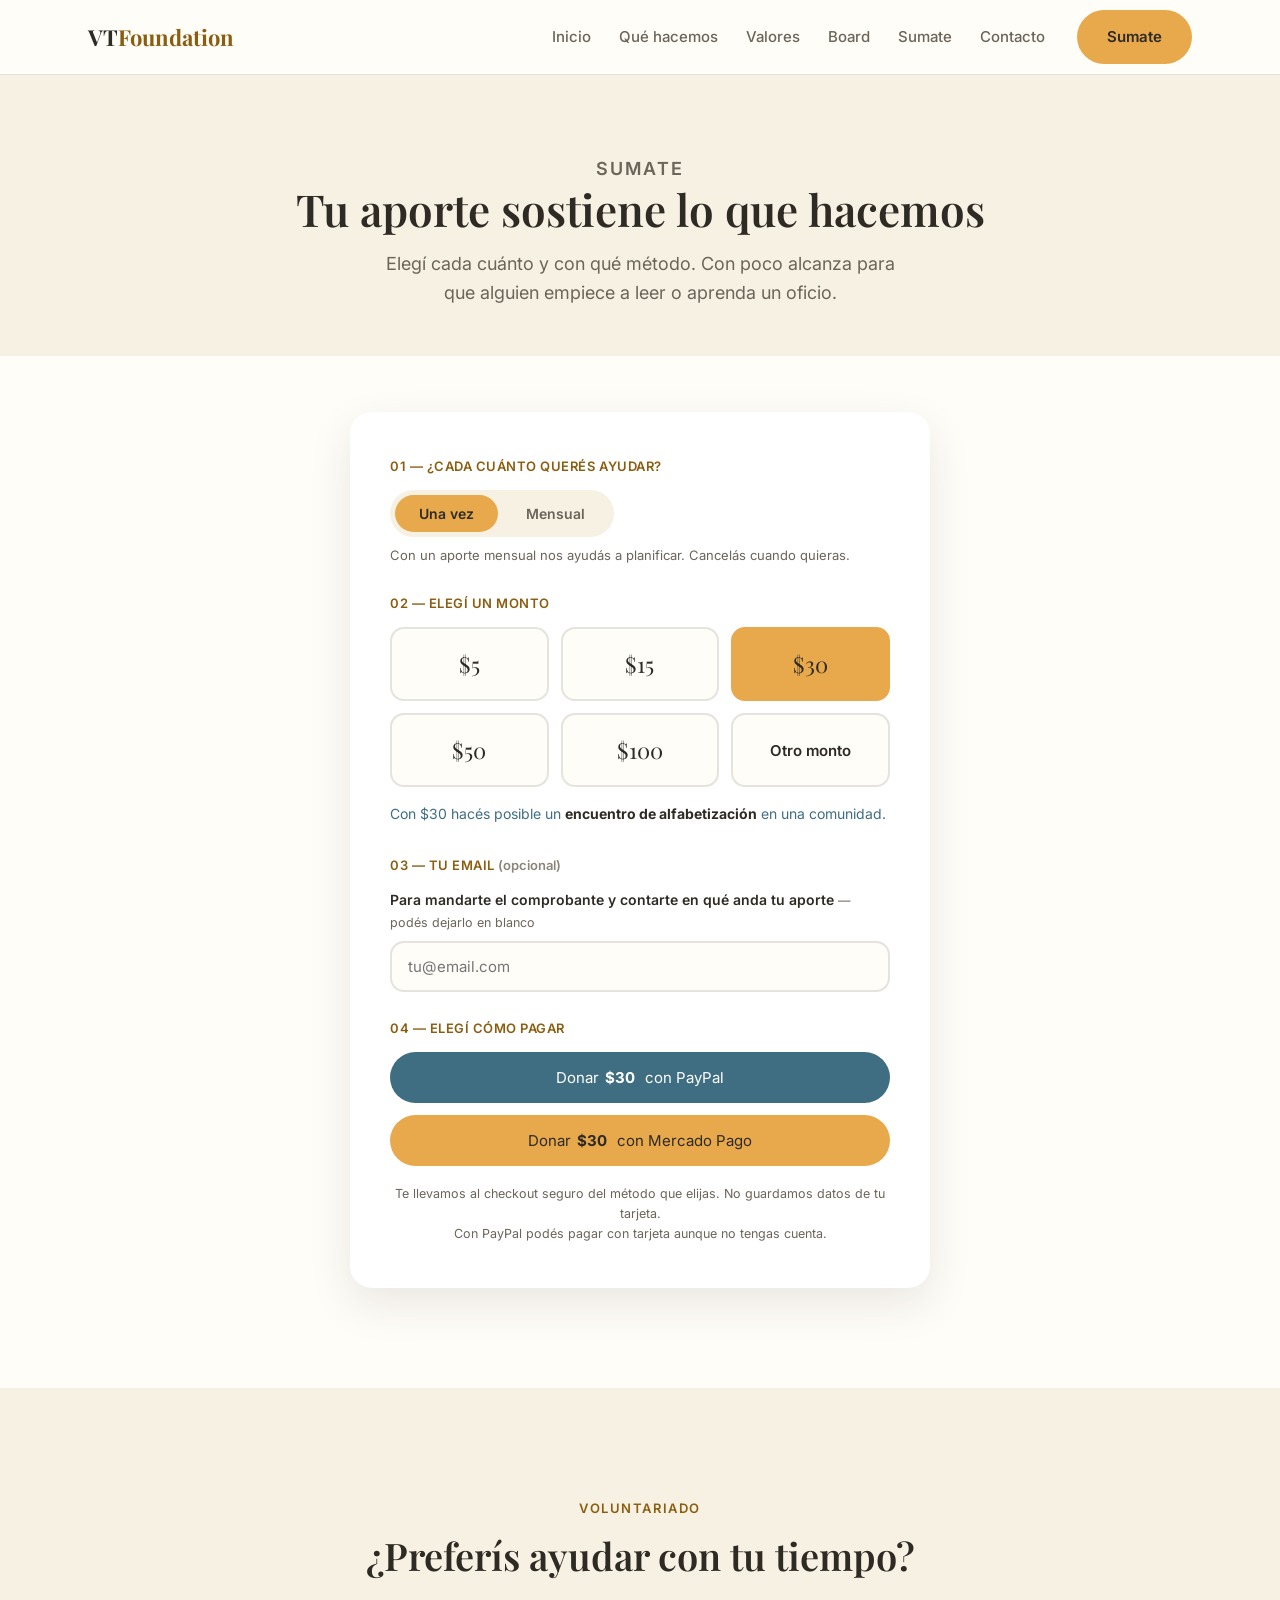
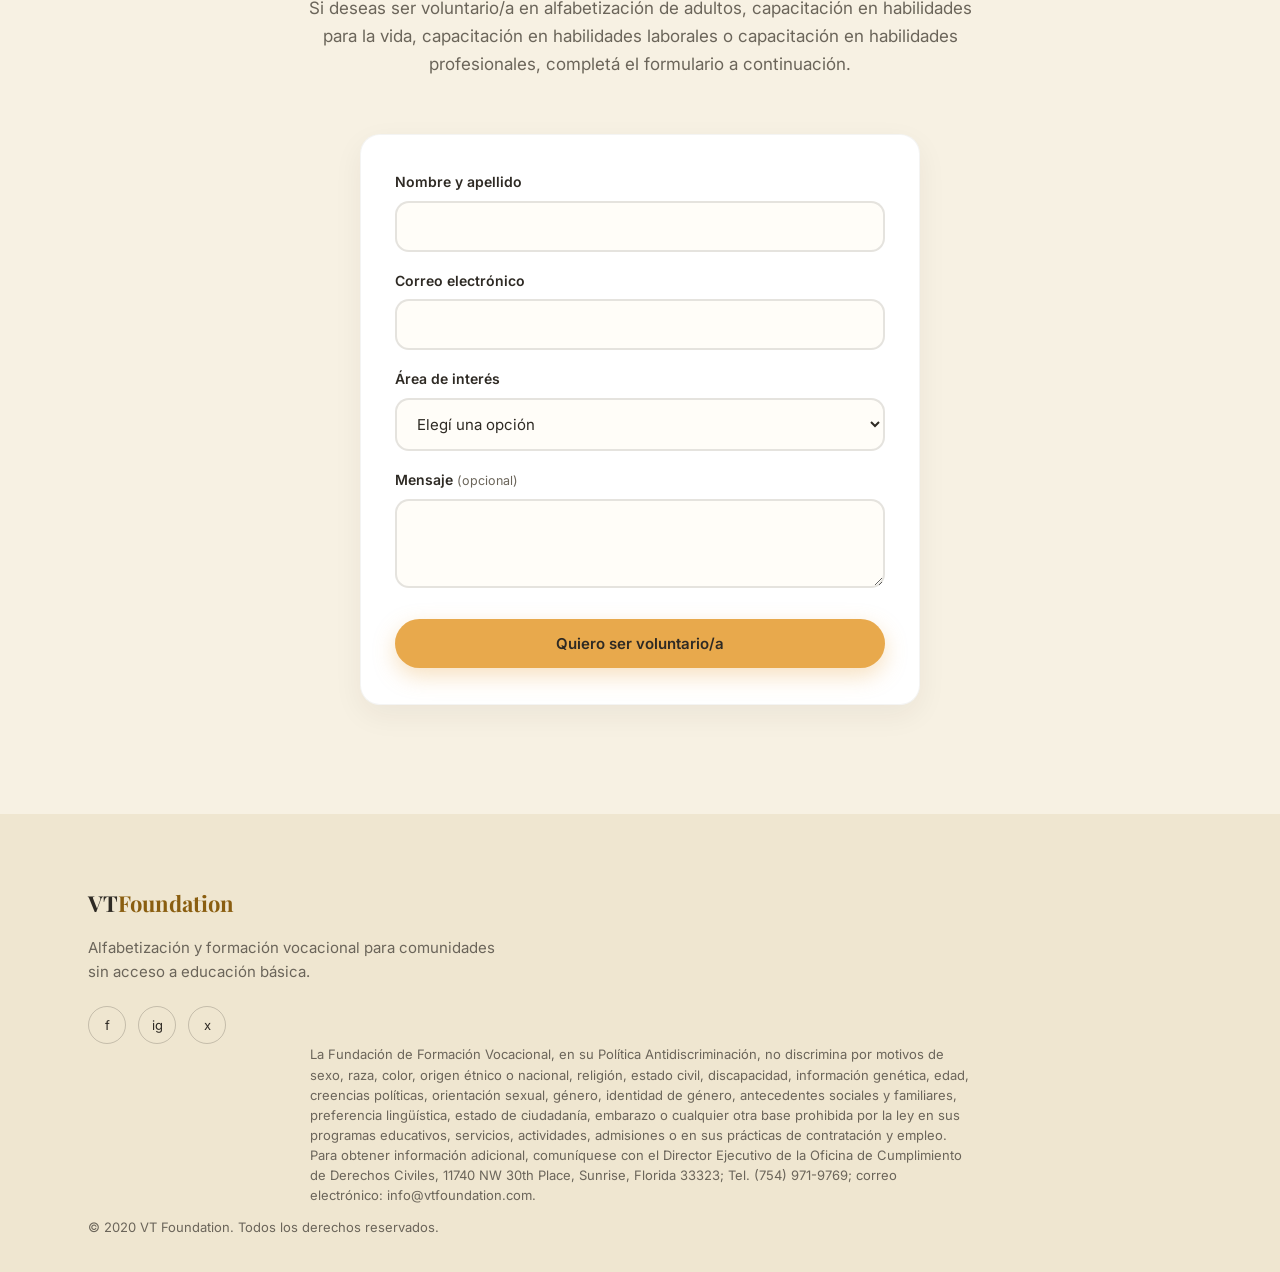
<file: donar.html>
<!DOCTYPE html>
<html lang="es">
<head>
<meta charset="UTF-8">
<meta name="viewport" content="width=device-width, initial-scale=1.0">
<title>Donar — VT Foundation</title>
<link rel="preconnect" href="https://fonts.googleapis.com">
<link rel="preconnect" href="https://fonts.gstatic.com" crossorigin>
<link href="https://fonts.googleapis.com/css2?family=Playfair+Display:ital,wght@0,500;0,600;0,700;1,500;1,600&family=Inter:wght@400;500;600;700&display=swap" rel="stylesheet">
<link rel="stylesheet" href="style.css">
</head>
<body>

<header class="site-header">
  <div class="wrap header-inner">
    <a href="index.html" class="logo">VT<span>Foundation</span></a>
    <nav class="main-nav">
      <a href="index.html#inicio">Inicio</a>
      <a href="index.html#que-hacemos">Qué hacemos</a>
      <a href="index.html#valores">Valores</a>
      <a href="index.html#board">Board</a>
      <a href="index.html#sumate">Sumate</a>
      <a href="index.html#contacto">Contacto</a>
    </nav>
    <a href="donar.html" class="btn btn-donate">Sumate</a>
    <button class="nav-toggle" aria-label="Abrir menú">☰</button>
  </div>
</header>

<main>

  <section class="donate-hero">
    <div class="wrap">
      <p class="eyebrow">sumate</p>
      <h1>Tu aporte sostiene lo que hacemos</h1>
      <p>Elegí cada cuánto y con qué método. Con poco alcanza para que alguien empiece a leer o aprenda un oficio.</p>
    </div>
  </section>

  <section class="donate-section">
    <div class="wrap">
      <form class="donate-card" id="donate-form" data-reveal novalidate>

        <span class="donate-step">01 — ¿cada cuánto querés ayudar?</span>
        <div class="freq-toggle" role="group" aria-label="Frecuencia de la donación">
          <button type="button" class="freq-btn" data-freq="once" aria-pressed="true">Una vez</button>
          <button type="button" class="freq-btn" data-freq="monthly" aria-pressed="false">Mensual</button>
        </div>
        <p class="freq-hint">Con un aporte mensual nos ayudás a planificar. Cancelás cuando quieras.</p>

        <span class="donate-step">02 — elegí un monto</span>
        <div class="amount-grid" id="amount-grid">
          <button type="button" class="amount-btn" data-amount="5">$5</button>
          <button type="button" class="amount-btn" data-amount="15">$15</button>
          <button type="button" class="amount-btn selected" data-amount="30">$30</button>
          <button type="button" class="amount-btn" data-amount="50">$50</button>
          <button type="button" class="amount-btn" data-amount="100">$100</button>
          <button type="button" class="amount-btn other" data-amount="other">Otro monto</button>
        </div>

        <div id="custom-amount-wrap">
          <input type="number" id="custom-amount" min="1" step="1" inputmode="decimal" placeholder="Escribí el monto" aria-label="Otro monto en dólares">
        </div>

        <p class="impact-line" id="impact-line"></p>

        <span class="donate-step">03 — tu email <span style="text-transform:none;letter-spacing:0;color:#8a8578;">(opcional)</span></span>
        <div class="field">
          <label for="donor-email">Para mandarte el comprobante y contarte en qué anda tu aporte <span class="optional">— podés dejarlo en blanco</span></label>
          <input type="email" id="donor-email" name="email" placeholder="tu@email.com" autocomplete="email">
        </div>

        <span class="donate-step">04 — elegí cómo pagar</span>
        <div class="pay-methods">
          <button type="button" class="pay-btn pay-paypal" data-method="paypal">
            Donar <span class="pay-amt">$30</span>&nbsp;con PayPal
          </button>
          <button type="button" class="pay-btn pay-mp" data-method="mercadopago">
            Donar <span class="pay-amt">$30</span>&nbsp;con Mercado Pago
          </button>
        </div>

        <p class="donate-note">
          Te llevamos al checkout seguro del método que elijas. No guardamos datos de tu tarjeta.<br>
          Con PayPal podés pagar con tarjeta aunque no tengas cuenta.
        </p>

      </form>
    </div>
  </section>

  <!-- VOLUNTARIADO -->
  <section class="section involve alt" id="voluntariado">
    <div class="wrap">
      <div class="section-head center" data-reveal>
        <p class="eyebrow">voluntariado</p>
        <h2>¿Preferís ayudar con tu tiempo?</h2>
        <p class="section-lead">Si deseas ser voluntario/a en alfabetización de adultos, capacitación en habilidades para la vida, capacitación en habilidades laborales o capacitación en habilidades profesionales, completá el formulario a continuación.</p>
      </div>

      <div class="involve-card volunteer-single" data-reveal>
        <form class="volunteer-form" id="volunteer-form" action="https://formspree.io/f/xpqvqelp" method="POST" novalidate>
          <input type="hidden" name="_subject" value="Nuevo/a voluntario/a — VT Foundation">
          <div class="field">
            <label for="vol-name">Nombre y apellido</label>
            <input type="text" id="vol-name" name="name" autocomplete="name" required>
          </div>
          <div class="field">
            <label for="vol-email">Correo electrónico</label>
            <input type="email" id="vol-email" name="email" autocomplete="email" required>
          </div>
          <div class="field">
            <label for="vol-area">Área de interés</label>
            <select id="vol-area" name="area" required>
              <option value="" disabled selected>Elegí una opción</option>
              <option>Alfabetización de adultos</option>
              <option>Capacitación en habilidades para la vida</option>
              <option>Capacitación en habilidades laborales</option>
              <option>Capacitación en habilidades profesionales</option>
            </select>
          </div>
          <div class="field">
            <label for="vol-msg">Mensaje <span class="optional">(opcional)</span></label>
            <textarea id="vol-msg" name="message" rows="3"></textarea>
          </div>
          <button type="submit" class="btn btn-primary">Quiero ser voluntario/a</button>
        </form>
      </div>
    </div>
  </section>

</main>

<footer class="site-footer">
  <div class="wrap footer-inner">
    <div class="footer-brand">
      <span class="logo">VT<span>Foundation</span></span>
      <p>Alfabetización y formación vocacional para comunidades sin acceso a educación básica.</p>
      <div class="social-row">
        <a href="#" aria-label="Facebook">f</a>
        <a href="#" aria-label="Instagram">ig</a>
        <a href="#" aria-label="X">x</a>
      </div>
    </div>
    <p class="legal">La Fundación de Formación Vocacional, en su Política Antidiscriminación, no discrimina por motivos de sexo, raza, color, origen étnico o nacional, religión, estado civil, discapacidad, información genética, edad, creencias políticas, orientación sexual, género, identidad de género, antecedentes sociales y familiares, preferencia lingüística, estado de ciudadanía, embarazo o cualquier otra base prohibida por la ley en sus programas educativos, servicios, actividades, admisiones o en sus prácticas de contratación y empleo. Para obtener información adicional, comuníquese con el Director Ejecutivo de la Oficina de Cumplimiento de Derechos Civiles, 11740 NW 30th Place, Sunrise, Florida 33323; Tel. (754) 971-9769; correo electrónico: info@vtfoundation.com.</p>
    <p class="copyright">© 2020 VT Foundation. Todos los derechos reservados.</p>
  </div>
</footer>

<script src="script.js"></script>
<script src="reveal.js"></script>
<script src="impact.js"></script>
<script src="donate.js"></script>
<script src="newsletter.js"></script>
</body>
</html>
</file>
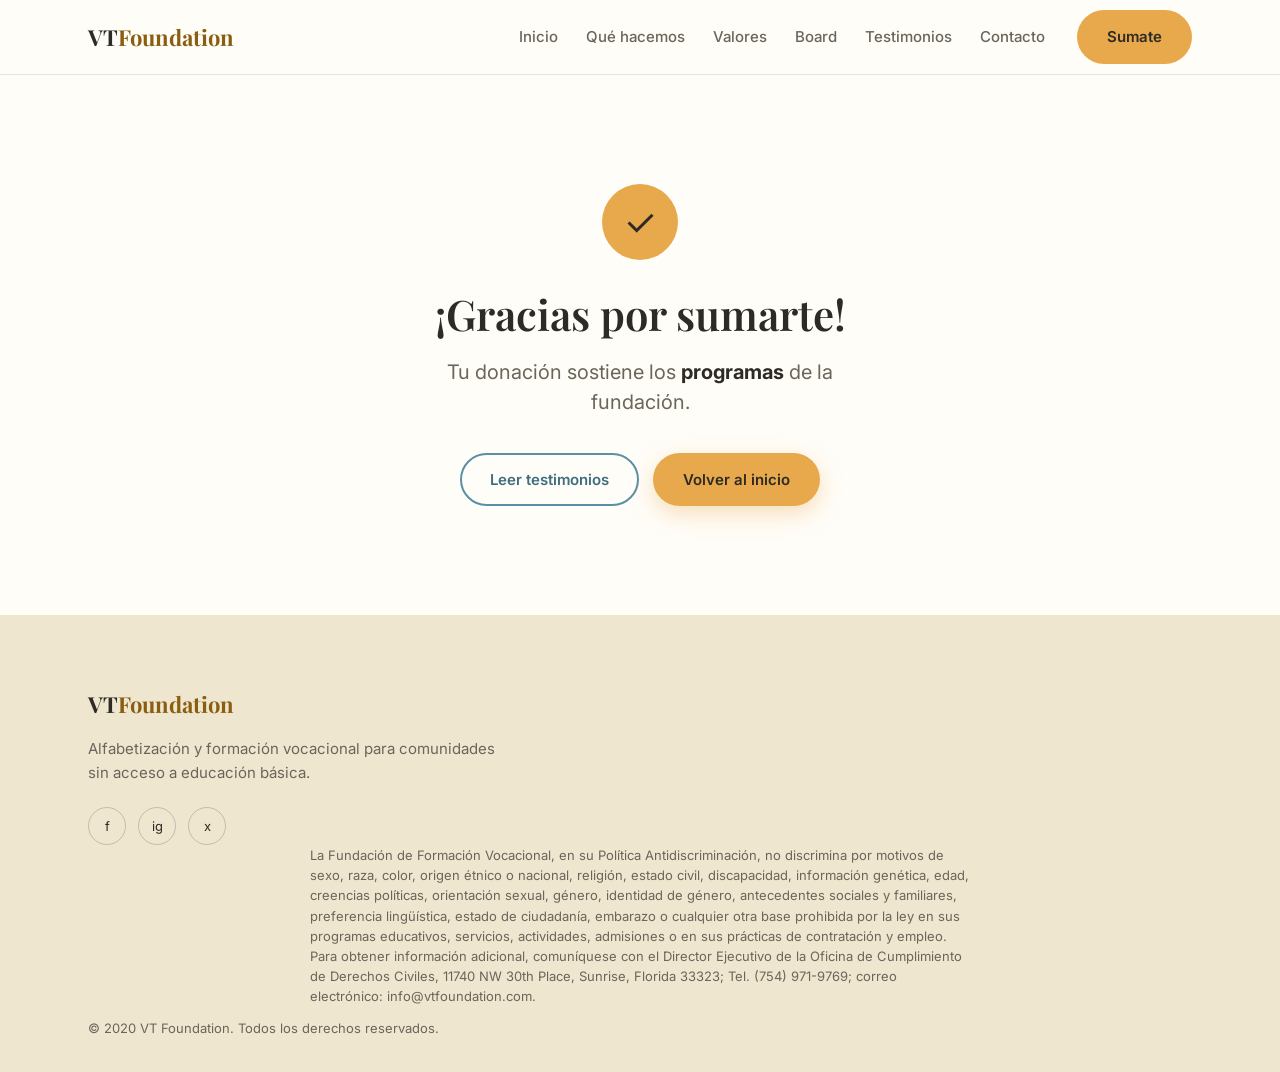
<file: gracias.html>
<!DOCTYPE html>
<html lang="es">
<head>
<meta charset="UTF-8">
<meta name="viewport" content="width=device-width, initial-scale=1.0">
<title>¡Gracias por tu donación! — VT Foundation</title>
<link rel="preconnect" href="https://fonts.googleapis.com">
<link rel="preconnect" href="https://fonts.gstatic.com" crossorigin>
<link href="https://fonts.googleapis.com/css2?family=Playfair+Display:ital,wght@0,500;0,600;0,700;1,500;1,600&family=Inter:wght@400;500;600;700&display=swap" rel="stylesheet">
<link rel="stylesheet" href="style.css">
</head>
<body>

<header class="site-header">
  <div class="wrap header-inner">
    <a href="index.html" class="logo">VT<span>Foundation</span></a>
    <nav class="main-nav">
      <a href="index.html#inicio">Inicio</a>
      <a href="index.html#que-hacemos">Qué hacemos</a>
      <a href="index.html#valores">Valores</a>
      <a href="index.html#board">Board</a>
      <a href="index.html#testimonios">Testimonios</a>
      <a href="index.html#contacto">Contacto</a>
    </nav>
    <a href="donar.html" class="btn btn-donate">Sumate</a>
    <button class="nav-toggle" aria-label="Abrir menú">☰</button>
  </div>
</header>

<main>
  <section class="thanks-section">
    <div class="wrap">
      <div class="thanks-card">
        <div class="thanks-check">✓</div>
        <h1>¡Gracias por sumarte!</h1>
        <p class="thanks-impact" id="thanks-impact">Tu donación sostiene los <strong>programas</strong> de la fundación.</p>
        <p class="thanks-impact" id="thanks-detail" style="font-size:16px;"></p>
        <p class="thanks-amount" id="thanks-amount"></p>
        <div class="thanks-actions">
          <a href="index.html#testimonios" class="btn btn-ghost">Leer testimonios</a>
          <a href="index.html" class="btn btn-primary">Volver al inicio</a>
        </div>
      </div>
    </div>
  </section>
</main>

<footer class="site-footer">
  <div class="wrap footer-inner">
    <div class="footer-brand">
      <span class="logo">VT<span>Foundation</span></span>
      <p>Alfabetización y formación vocacional para comunidades sin acceso a educación básica.</p>
      <div class="social-row">
        <a href="#" aria-label="Facebook">f</a>
        <a href="#" aria-label="Instagram">ig</a>
        <a href="#" aria-label="X">x</a>
      </div>
    </div>
    <p class="legal">La Fundación de Formación Vocacional, en su Política Antidiscriminación, no discrimina por motivos de sexo, raza, color, origen étnico o nacional, religión, estado civil, discapacidad, información genética, edad, creencias políticas, orientación sexual, género, identidad de género, antecedentes sociales y familiares, preferencia lingüística, estado de ciudadanía, embarazo o cualquier otra base prohibida por la ley en sus programas educativos, servicios, actividades, admisiones o en sus prácticas de contratación y empleo. Para obtener información adicional, comuníquese con el Director Ejecutivo de la Oficina de Cumplimiento de Derechos Civiles, 11740 NW 30th Place, Sunrise, Florida 33323; Tel. (754) 971-9769; correo electrónico: info@vtfoundation.com.</p>
    <p class="copyright">© 2020 VT Foundation. Todos los derechos reservados.</p>
  </div>
</footer>

<script src="script.js"></script>
<script src="impact.js"></script>
<script>
  // Recupera monto y frecuencia del retorno de PayPal/MP (o del respaldo local).
  const params = new URLSearchParams(window.location.search);
  let amount = Number(params.get("amount"));
  let freq = params.get("freq");

  if (!amount) {
    try {
      const saved = JSON.parse(localStorage.getItem("vt_last_donation") || "{}");
      amount = Number(saved.amount) || 0;
      freq = freq || saved.freq;
    } catch (_) {}
  }

  if (amount > 0) {
    const suffix = freq === "monthly" ? " al mes" : "";
    const impact = vtImpact(amount);
    if (impact) {
      document.getElementById("thanks-detail").innerHTML = `Con tu aporte hacés posible ${impact}.`;
    }
    document.getElementById("thanks-amount").textContent =
      `Tu aporte: $${amount}${suffix} USD`;
    try { localStorage.removeItem("vt_last_donation"); } catch (_) {}
  }
</script>
</body>
</html>
</file>
<file: style.css>
:root{
  /* Paleta "Amanecer" */
  --bg:#FFFDF8;          /* blanco cálido / marfil */
  --bg-2:#F7F1E3;        /* beige suave */
  --footer:#EFE6D0;      /* beige un poco más profundo (sigue siendo claro) */
  --gold:#E8A94C;        /* acento principal */
  --gold-deep:#8A5E10;   /* dorado oscurecido, AA para texto pequeño sobre claro */
  --blue:#5B8FA3;        /* acento secundario */
  --blue-deep:#3F6E82;   /* celeste oscurecido, AA para texto/botones */
  --text:#2E2A24;        /* marrón oscuro cálido */
  --text-2:#6B655A;      /* texto secundario */
  --line:rgba(46,42,36,0.12);
  --shadow-sm:0 10px 30px rgba(46,42,36,0.06);
  --shadow-md:0 16px 44px rgba(46,42,36,0.10);
  --shadow-lg:0 24px 60px rgba(46,42,36,0.15);

  --serif:"Playfair Display", Georgia, serif;
  --sans:"Inter", system-ui, sans-serif;
}

*{box-sizing:border-box; margin:0; padding:0;}

html{scroll-behavior:smooth;}

body{
  background:var(--bg);
  color:var(--text);
  font-family:var(--sans);
  font-size:16px;
  line-height:1.55;
  -webkit-font-smoothing:antialiased;
}

.wrap{
  max-width:1160px;
  margin:0 auto;
  padding:0 28px;
}

a{color:inherit; text-decoration:none;}

h1,h2,h3,h4{
  font-family:var(--serif);
  color:var(--text);
  line-height:1.15;
  font-weight:600;
}

img{max-width:100%;}

.eyebrow{
  font-family:var(--sans);
  font-size:13px;
  font-weight:600;
  letter-spacing:0.12em;
  text-transform:uppercase;
  color:var(--gold-deep);
  margin-bottom:16px;
}

/* -------- BOTONES -------- */
.btn{
  display:inline-block;
  font-family:var(--sans);
  font-weight:600;
  font-size:15px;
  padding:13px 28px;
  border-radius:999px;
  border:2px solid transparent;
  cursor:pointer;
  transition:transform .2s ease, background .2s ease, color .2s ease, box-shadow .2s ease;
}
.btn-primary{
  background:var(--gold);
  color:var(--text);
  box-shadow:0 8px 22px rgba(232,169,76,0.35);
}
.btn-primary:hover{background:#dc9a3a; transform:translateY(-2px);}
.btn-ghost{
  background:transparent;
  border-color:var(--blue);
  color:var(--blue-deep);
}
.btn-ghost:hover{background:var(--blue); color:#fff; border-color:var(--blue);}
.btn-donate{background:var(--gold); color:var(--text);}
.btn-donate:hover{background:#dc9a3a;}
.btn-lg{font-size:16px; padding:16px 36px;}

/* -------- HEADER -------- */
.site-header{
  position:sticky; top:0; z-index:50;
  background:rgba(255,253,248,0.88);
  backdrop-filter:blur(10px);
  border-bottom:1px solid var(--line);
}
.header-inner{
  display:flex; align-items:center; gap:32px;
  height:74px;
}
.logo{
  font-family:var(--serif);
  font-weight:700;
  font-size:22px;
  color:var(--text);
  white-space:nowrap;
}
.logo span{color:var(--gold-deep);}
.main-nav{
  display:flex; gap:28px;
  margin-left:auto;
  font-size:15px;
  font-weight:500;
}
.main-nav a{color:var(--text-2); padding:4px 0;}
.main-nav a:hover{color:var(--gold-deep);}
.nav-toggle{
  display:none;
  background:none; border:none;
  font-size:22px; color:var(--text);
  cursor:pointer;
}

/* -------- SECCIONES -------- */
.section{padding:110px 0;}
.section.alt{background:var(--bg-2);}
.section h2{
  font-size:38px;
  margin-bottom:14px;
}
.section-head{max-width:700px; margin-bottom:56px;}
.section-head.center{margin-left:auto; margin-right:auto; text-align:center;}
.section-affirm{
  font-family:var(--serif);
  font-style:italic;
  font-size:22px;
  line-height:1.4;
  color:var(--gold-deep);
}
.section-lead{
  font-size:17px;
  color:var(--text-2);
  line-height:1.65;
  margin-top:16px;
}

/* -------- HERO -------- */
.hero{background:var(--bg);}
.hero-inner{
  display:grid;
  grid-template-columns:1.05fr 0.95fr;
  gap:64px;
  align-items:center;
  padding:88px 0 96px;
}
.hero h1{
  font-size:54px;
  line-height:1.08;
  margin-bottom:24px;
}
.hero h1 .accent{color:var(--gold-deep);}
.hero-sub{
  font-size:18px;
  color:var(--text-2);
  line-height:1.65;
  max-width:520px;
  margin-bottom:34px;
}
.hero-actions{display:flex; gap:16px; flex-wrap:wrap;}
.hero-media{position:relative;}
.hero-media img{
  width:100%;
  border-radius:28px;
  box-shadow:var(--shadow-lg);
  aspect-ratio:4/5;
  object-fit:cover;
  display:block;
}
.hero-overlay{
  position:absolute;
  left:0; right:0; bottom:0;
  padding:36px 32px 32px;
  border-radius:0 0 28px 28px;
  background:linear-gradient(to top, rgba(20,16,10,0.88) 0%, rgba(20,16,10,0.55) 55%, rgba(20,16,10,0) 100%);
  color:#fff;
  text-align:left;
}
.hero-overlay .eyebrow{color:var(--gold); margin-bottom:12px;}
.hero-overlay-lead{
  font-family:var(--serif);
  font-size:30px;
  line-height:1.15;
  font-weight:600;
  color:#fff;
  margin-bottom:8px;
}
.hero-overlay-text{
  font-size:16px;
  line-height:1.55;
  color:rgba(255,255,255,0.9);
  margin-bottom:22px;
  max-width:380px;
}

/* -------- 4 PILARES -------- */
.card-grid{
  display:grid;
  grid-template-columns:repeat(4,1fr);
  gap:26px;
}
.card{
  background:#fff;
  border:1px solid rgba(46,42,36,0.05);
  border-radius:20px;
  padding:34px 28px;
  box-shadow:var(--shadow-sm);
  display:flex;
  flex-direction:column;
  transition:transform .2s ease, box-shadow .2s ease;
}
.card:hover{transform:translateY(-4px); box-shadow:var(--shadow-md);}
.card-icon{color:var(--blue); margin-bottom:22px; line-height:0;}
.card-icon svg{
  width:38px; height:38px;
  fill:none;
  stroke:currentColor;
  stroke-width:1.5;
  stroke-linecap:round;
  stroke-linejoin:round;
}
.card h3{font-size:21px; margin-bottom:10px;}
.card p{
  font-size:15px;
  color:var(--text-2);
  line-height:1.6;
  flex-grow:1;
  margin-bottom:18px;
}
.read-more{
  font-family:var(--sans);
  font-size:14px;
  font-weight:600;
  color:var(--gold-deep);
}
.read-more:hover{color:var(--text);}

/* -------- IMPACTO -------- */
.impact-media{margin-bottom:56px;}
.impact-media img{
  width:100%;
  max-height:380px;
  object-fit:cover;
  border-radius:24px;
  box-shadow:var(--shadow-md);
  display:block;
}
.impact-media figcaption{
  text-align:center;
  margin-top:16px;
  font-family:var(--serif);
  font-style:italic;
  font-size:16px;
  color:var(--text-2);
}
.stats-grid{
  display:grid;
  grid-template-columns:repeat(4,1fr);
  gap:32px;
}
.stat{text-align:center;}
.stat-num{
  display:block;
  font-family:var(--serif);
  font-size:56px;
  font-weight:600;
  line-height:1;
  color:var(--gold-deep);
  font-variant-numeric:tabular-nums;
  margin-bottom:12px;
}
.stat-label{
  display:block;
  font-size:15px;
  color:var(--text-2);
  max-width:20ch;
  margin:0 auto;
}

/* -------- APP EN DESARROLLO -------- */
.app-panel{
  background:#fff;
  border-radius:26px;
  padding:52px 46px;
  box-shadow:var(--shadow-md);
  margin-top:8px;
}
.app-panel .roadmap{margin:8px 0 0;}
.app-panel .reach{margin-top:52px;}

/* timeline */
.roadmap{
  position:relative;
  display:grid;
  grid-template-columns:repeat(4,1fr);
  gap:22px;
}
.roadmap::before{
  content:"";
  position:absolute;
  top:24px;
  left:12.5%; right:12.5%;
  height:2px;
  background:var(--line);
  z-index:0;
}
.phase{position:relative; z-index:1; text-align:center;}
.node{
  position:relative;
  width:48px; height:48px;
  margin:0 auto 18px;
  background:#fff;      /* enmascara la línea (fondo del panel) */
  border-radius:50%;
}
.node-ring{width:48px; height:48px; transform:rotate(-90deg);}
.node-track{fill:none; stroke:var(--line); stroke-width:3;}
.node-ring-progress{
  fill:none;
  stroke:var(--blue);
  stroke-width:3;
  stroke-linecap:round;
  transition:stroke-dashoffset 1.8s ease-out;
}
.phase.active .node-ring-progress{stroke:var(--gold);}
.node-num{
  position:absolute; inset:0;
  display:flex; align-items:center; justify-content:center;
  font-family:var(--sans);
  font-weight:600;
  font-size:14px;
  color:var(--text);
}
.phase.active .node::before{
  content:"";
  position:absolute; inset:-5px;
  border-radius:50%;
  border:2px solid var(--gold);
  opacity:0;
  animation:node-pulse 2.4s ease-out infinite;
}
@keyframes node-pulse{
  0%   {transform:scale(0.9); opacity:0.55;}
  70%  {transform:scale(1.22); opacity:0;}
  100% {transform:scale(1.22); opacity:0;}
}
.phase-kicker{
  display:block;
  font-family:var(--sans);
  font-size:12px;
  font-weight:600;
  letter-spacing:0.06em;
  text-transform:uppercase;
  color:var(--gold-deep);
  margin-bottom:8px;
}
.phase h3{font-size:19px; margin-bottom:8px;}
.phase-body p{
  font-size:14px;
  color:var(--text-2);
  line-height:1.55;
  margin:0 auto;
  max-width:22ch;
}

/* gráfico de alcance */
.reach{max-width:760px; margin:0 auto;}
.reach-label{
  font-family:var(--sans);
  font-size:13px;
  font-weight:600;
  letter-spacing:0.04em;
  text-transform:uppercase;
  color:var(--gold-deep);
  margin-bottom:16px;
}
.reach-chart-wrap{overflow-x:auto;}
.reach-chart{width:100%; height:auto; display:block; min-width:420px;}
.chart-grid{stroke:var(--line); stroke-width:1;}
.chart-axis{stroke:var(--line); stroke-width:1.5;}
.chart-area{fill:var(--gold); opacity:0; transition:opacity 1.8s ease-out;}
.reach-chart.drawn .chart-area{opacity:1;}
.chart-line{
  fill:none;
  stroke:var(--gold);
  stroke-width:2.5;
  stroke-linecap:round;
  stroke-linejoin:round;
  transition:stroke-dashoffset 1.8s ease-out;
}
.chart-dot{fill:var(--gold); opacity:0; transition:opacity .7s ease-out .5s;}
.reach-chart.drawn .chart-dot{opacity:1;}
.chart-val{
  font-family:var(--sans);
  font-weight:600;
  font-size:12px;
  fill:var(--text);
  opacity:0;
  transition:opacity .7s ease-out .7s;
}
.reach-chart.drawn .chart-val{opacity:1;}
.chart-xlabel{font-family:var(--sans); font-size:12px; fill:var(--text-2);}
.reach-human{font-size:15px; color:var(--text-2); margin-top:18px; text-align:center;}

.app-urgency{
  max-width:640px;
  margin:44px auto 0;
  font-family:var(--serif);
  font-style:italic;
  font-size:22px;
  line-height:1.5;
  color:var(--text);
  text-align:center;
}
.app-cta{text-align:center; margin-top:36px;}

/* -------- SUMATE (voluntariado + donación) -------- */
.app-callout{
  max-width:820px;
  margin:0 auto 56px;
  background:linear-gradient(160deg, #FFF6E4 0%, #fff 100%);
  border:1px solid rgba(46,42,36,0.06);
  border-radius:24px;
  padding:44px 44px 48px;
  box-shadow:var(--shadow-md);
  text-align:center;
}
.app-callout h3{font-size:26px; margin-bottom:16px;}
.app-callout p{
  font-size:16px;
  color:var(--text-2);
  line-height:1.65;
  max-width:640px;
  margin:0 auto 14px;
}
.app-callout-highlight{
  font-family:var(--serif);
  font-style:italic;
  font-size:20px !important;
  color:var(--gold-deep) !important;
  margin:20px auto 26px !important;
}

.involve-grid{
  display:grid;
  grid-template-columns:1.15fr 0.85fr;
  gap:26px;
  align-items:start;
  max-width:980px;
  margin:0 auto;
}
.involve-card{
  background:#fff;
  border:1px solid rgba(46,42,36,0.05);
  border-radius:20px;
  padding:36px 34px;
  box-shadow:var(--shadow-sm);
}
.involve-card h3{font-size:22px; margin-bottom:14px;}
.involve-card > p{
  font-size:15px;
  color:var(--text-2);
  line-height:1.65;
  margin-bottom:24px;
}
.involve-card a{color:var(--gold-deep); font-weight:600;}
.involve-card a:hover{color:var(--text);}

.volunteer-form .field{margin-bottom:18px;}
.volunteer-form button{width:100%; margin-top:6px;}
.volunteer-single{max-width:560px; margin:0 auto;}

/* -------- DESCARGAR LA APP -------- */
.app-download{background:linear-gradient(165deg, #FFF6E4 0%, var(--bg-2) 100%);}
.app-download-inner{
  display:grid;
  grid-template-columns:0.85fr 1.15fr;
  gap:60px;
  align-items:center;
}
.app-download-media{display:flex; justify-content:center;}
.phone{
  position:relative;
  width:236px; height:480px;
  background:#1c1a17;
  border-radius:40px;
  padding:14px;
  box-shadow:var(--shadow-lg);
}
.phone-notch{
  position:absolute; top:14px; left:50%; transform:translateX(-50%);
  width:92px; height:20px;
  background:#1c1a17;
  border-radius:0 0 14px 14px;
  z-index:2;
}
.phone-screen{
  height:100%;
  border-radius:28px;
  background:linear-gradient(165deg, #FFFDF8 0%, #EAF3F8 100%);
  display:flex; flex-direction:column; align-items:center; justify-content:center;
  gap:14px; text-align:center; padding:26px;
}
.phone-logo{font-family:var(--serif); font-weight:700; font-size:25px; color:var(--text);}
.phone-logo span{color:var(--gold-deep);}
.phone-app-name{font-size:14px; color:var(--text-2); font-weight:600;}
.phone-lines{display:flex; flex-direction:column; gap:9px; width:72%; margin:6px 0;}
.phone-lines span{height:8px; border-radius:4px; background:rgba(46,42,36,0.12);}
.phone-lines span:nth-child(2){width:82%;}
.phone-lines span:nth-child(3){width:58%;}
.phone-badge{
  margin-top:6px;
  font-size:12px; font-weight:600;
  color:#fff; background:var(--blue-deep);
  padding:6px 14px; border-radius:999px;
}
.app-download-text h2{font-size:34px; margin-bottom:16px;}
.app-download-text > p{
  font-size:17px; color:var(--text-2); line-height:1.65;
  margin-bottom:26px; max-width:520px;
}
.app-features{
  list-style:none;
  display:grid; grid-template-columns:1fr 1fr;
  gap:12px 20px;
  margin:0 0 30px; max-width:480px;
}
.app-features li{font-size:15px; color:var(--text); font-weight:500;}
.app-download-actions{margin-bottom:18px;}
.app-download-help{
  font-size:13.5px; color:var(--text-2);
  line-height:1.55; max-width:520px;
}
.app-download-help a{color:var(--gold-deep); font-weight:600;}
.volunteer-form button:disabled{opacity:.6; cursor:default;}
.form-error{margin-top:14px; font-size:14px; color:#c0392b; line-height:1.5;}

/* -------- PROGRAMAS (qué hace la Fundación VT) -------- */
.programs-grid{grid-template-columns:repeat(2,1fr); gap:26px; max-width:920px; margin:0 auto;}

/* -------- MISIÓN / LLAMADO CENTRAL -------- */
.mission-inner{max-width:900px; margin:0 auto; text-align:center;}
.mission-inner .eyebrow{margin-bottom:22px;}
.mission-statement{
  font-family:var(--serif);
  font-size:30px;
  line-height:1.45;
  color:var(--text);
}
.mission-lead{display:block; color:var(--gold-deep); margin-bottom:8px;}
.mission-actions{margin-top:36px;}

/* -------- VALORES / IDENTIDAD (sobrio, con aire) -------- */
.values{
  position:relative;
  padding:130px 0;
  overflow:hidden;
  background:linear-gradient(165deg, #EAF4F9 0%, #D8EAF2 48%, #EAF3F8 100%);
}
.values.alt{background:linear-gradient(165deg, #EAF4F9 0%, #D8EAF2 48%, #EAF3F8 100%);}
.values::before{
  content:"";
  position:absolute; inset:-50px;
  background:url('https://images.unsplash.com/photo-1504608524841-42fe6f032b4b?auto=format&fit=crop&w=1600&q=80') center/cover no-repeat;
  filter:blur(22px);
  opacity:0.28;
  z-index:0;
  pointer-events:none;
}
.values::after{
  content:"";
  position:absolute; inset:0;
  background:radial-gradient(ellipse at 50% 30%, rgba(255,255,255,0.55) 0%, rgba(216,234,242,0.15) 60%, rgba(216,234,242,0) 100%);
  z-index:0;
  pointer-events:none;
}
.values-inner{position:relative; z-index:1; max-width:760px; margin:0 auto; text-align:center;}
.values-inner h2{margin-bottom:38px;}
.values-list{
  list-style:none;
  display:flex;
  justify-content:center;
  gap:44px;
  flex-wrap:wrap;
  margin:0 0 46px;
}
.values-list li{
  font-family:var(--serif);
  font-size:23px;
  color:var(--gold-deep);
}
.values-message{
  font-family:var(--serif);
  font-style:italic;
  font-size:24px;
  line-height:1.55;
  color:var(--text);
  max-width:640px;
  margin:0 auto;
}

/* -------- BOARD OF DIRECTORS -------- */
.board-title{font-size:24px; margin-bottom:30px; text-align:center;}
.board-grid{display:grid; grid-template-columns:repeat(3,1fr); gap:26px;}
.board-member{
  background:#fff;
  border-radius:20px;
  padding:34px 26px;
  box-shadow:var(--shadow-sm);
  text-align:center;
}
.board-avatar{
  width:104px; height:104px;
  border-radius:50%;
  margin:0 auto 20px;
  display:flex; align-items:center; justify-content:center;
  background:var(--bg-2);
  border:1px solid var(--line);
  overflow:hidden;
}
.board-avatar svg{
  width:46px; height:46px;
  fill:none;
  stroke:var(--blue);
  stroke-width:1.5;
  stroke-linecap:round;
  stroke-linejoin:round;
}
img.board-avatar{
  object-fit:cover;
  object-position:center 20%;
  background:none;
}
.board-member h4{font-size:18px; margin-bottom:6px;}
.board-role{
  display:block;
  font-size:12px;
  font-weight:600;
  letter-spacing:0.06em;
  text-transform:uppercase;
  color:var(--gold-deep);
  margin-bottom:12px;
}
.board-member p{font-size:14px; color:var(--text-2); line-height:1.6;}
.about-note{
  background:#fff;
  border-radius:20px;
  padding:34px 36px;
  box-shadow:var(--shadow-sm);
  text-align:center;
  max-width:720px;
  margin:0 auto;
}
.about-note h3{font-size:20px; margin-bottom:12px;}
.about-note p{color:var(--text-2); line-height:1.7;}
.about-note a{color:var(--gold-deep); font-weight:600;}
.about-note a:hover{color:var(--text);}
.about-note .eyebrow{margin-bottom:12px;}

/* -------- JOIN US (newsletter) -------- */
.join{text-align:center;}
.join-form{
  display:flex;
  gap:12px;
  max-width:540px;
  margin:0 auto;
}
.join-form input[type="email"]{
  flex:1;
  min-width:0;
  padding:15px 20px;
  border:2px solid var(--line);
  border-radius:999px;
  background:#fff;
  font-family:var(--sans);
  font-size:15px;
  color:var(--text);
}
.join-form input[type="email"]:focus{outline:none; border-color:var(--gold);}
.join-form button{white-space:nowrap;}
.join-note{margin-top:20px; font-size:14px; color:var(--text-2);}
.join-note a{color:var(--gold-deep); font-weight:600;}
.join-ok{
  max-width:540px;
  margin:0 auto;
  font-family:var(--serif);
  font-style:italic;
  font-size:20px;
  color:var(--text);
}

/* utilidades */
.sr-only{
  position:absolute;
  width:1px; height:1px;
  padding:0; margin:-1px;
  overflow:hidden; clip:rect(0,0,0,0);
  white-space:nowrap; border:0;
}

/* -------- DONACIÓN (invitación en home) -------- */
.donate-invite{
  background:linear-gradient(165deg, #FFF6E4 0%, var(--bg-2) 100%);
}
.donate-choices{
  display:flex; gap:16px;
  justify-content:center;
  flex-wrap:wrap;
}

/* -------- FOOTER (claro) -------- */
.site-footer{
  background:var(--footer);
  color:var(--text);
  padding:72px 0 34px;
}
.footer-grid{
  display:grid;
  grid-template-columns:2fr 1fr 1fr;
  gap:44px;
}
.footer-brand .logo{color:var(--text);}
.footer-brand .logo span{color:var(--gold-deep);}
.footer-brand p{
  max-width:420px;
  margin:16px 0 22px;
  font-size:15px;
  color:var(--text-2);
  line-height:1.6;
}
.footer-col h4{
  font-family:var(--sans);
  font-size:13px;
  font-weight:600;
  letter-spacing:0.06em;
  text-transform:uppercase;
  color:var(--text);
  margin-bottom:16px;
}
.footer-col ul{list-style:none;}
.footer-col li{font-size:15px; color:var(--text-2); padding:5px 0;}
.footer-col a{color:var(--text-2);}
.footer-col a:hover{color:var(--gold-deep);}
.social-row{display:flex; gap:12px;}
.social-row a{
  width:38px; height:38px;
  border:1px solid rgba(46,42,36,0.22);
  border-radius:50%;
  display:flex; align-items:center; justify-content:center;
  font-size:13px;
  color:var(--text);
}
.social-row a svg{width:16px; height:16px; fill:currentColor;}
.social-row a:hover{background:var(--gold); border-color:var(--gold); color:var(--text);}

/* -------- CONTACTO -------- */
.contact-grid{
  display:grid;
  grid-template-columns:repeat(3,1fr);
  gap:26px;
  max-width:980px;
  margin:0 auto;
}
.contact-card{
  background:#fff;
  border:1px solid rgba(46,42,36,0.05);
  border-radius:20px;
  padding:38px 30px;
  box-shadow:var(--shadow-sm);
  text-align:center;
  transition:transform .2s ease, box-shadow .2s ease;
}
.contact-card:hover{transform:translateY(-4px); box-shadow:var(--shadow-md);}
.contact-icon{
  display:inline-flex; align-items:center; justify-content:center;
  width:58px; height:58px;
  border-radius:50%;
  background:var(--bg-2);
  color:var(--blue);
  margin-bottom:20px;
}
.contact-icon svg{
  width:26px; height:26px;
  fill:none;
  stroke:currentColor;
  stroke-width:1.6;
  stroke-linecap:round;
  stroke-linejoin:round;
}
.contact-card h3{
  font-family:var(--sans);
  font-size:13px;
  font-weight:600;
  letter-spacing:0.08em;
  text-transform:uppercase;
  color:var(--gold-deep);
  margin-bottom:12px;
}
.contact-card p{font-size:16px; color:var(--text); line-height:1.6;}
.contact-card p a{color:var(--text); font-weight:600;}
.contact-card p a:hover{color:var(--gold-deep);}
.contact-note{font-size:14px !important; color:var(--text-2) !important; font-weight:400; margin-top:8px;}
.contact-social{
  display:flex; justify-content:center; gap:22px;
  margin-top:56px;
}
.contact-social a{
  width:68px; height:68px;
  border-radius:50%;
  display:flex; align-items:center; justify-content:center;
  background:#fff;
  border:1px solid rgba(46,42,36,0.1);
  box-shadow:var(--shadow-sm);
  transition:transform .22s ease, box-shadow .22s ease, background .22s ease, color .22s ease;
}
.contact-social a svg{width:30px; height:30px; fill:currentColor;}
.contact-social a:hover{transform:translateY(-4px); box-shadow:var(--shadow-md); color:#fff;}

/* colores de marca en reposo */
.contact-social a[aria-label="Facebook"]{color:#1877F2;}
.contact-social a[aria-label="X (Twitter)"]{color:#000;}
.contact-social a[aria-label="Instagram"]{color:#E4405F;}

/* fondo de marca al pasar el mouse */
.contact-social a[aria-label="Facebook"]:hover{background:#1877F2; border-color:#1877F2;}
.contact-social a[aria-label="X (Twitter)"]:hover{background:#000; border-color:#000;}
.contact-social a[aria-label="Instagram"]:hover{
  background:linear-gradient(45deg,#f09433 0%,#e6683c 25%,#dc2743 50%,#cc2366 75%,#bc1888 100%);
  border-color:transparent;
}
.footer-bottom{
  margin-top:48px;
  padding-top:26px;
  border-top:1px solid var(--line);
  text-align:center;
}
.legal{font-size:13px; color:var(--text-2); max-width:660px; margin:0 auto 12px; line-height:1.55;}
.copyright{font-size:13px; color:var(--text-2);}

/* ============ PÁGINA DE DONACIÓN ============ */
.donate-hero{
  background:var(--bg-2);
  padding:80px 0 48px;
  text-align:center;
}
.donate-hero h1{font-size:44px; margin-bottom:16px;}
.donate-hero p{font-size:18px; color:var(--text-2); max-width:520px; margin:0 auto; line-height:1.6;}

.donate-section{background:var(--bg); padding:56px 0 100px;}
.donate-card{
  max-width:580px;
  margin:0 auto;
  background:#fff;
  border-radius:22px;
  padding:44px 40px;
  box-shadow:var(--shadow-md);
}
.donate-step{
  display:block;
  font-family:var(--sans);
  font-size:13px;
  font-weight:600;
  letter-spacing:0.04em;
  text-transform:uppercase;
  color:var(--gold-deep);
  margin-bottom:14px;
}

/* destino */
.dest-toggle{display:grid; grid-template-columns:1fr 1fr; gap:12px; margin-bottom:28px;}
.dest-btn{
  text-align:left;
  background:var(--bg);
  border:2px solid var(--line);
  border-radius:14px;
  padding:16px 18px;
  cursor:pointer;
  transition:border-color .15s ease, background .15s ease;
}
.dest-btn:hover{border-color:var(--blue);}
.dest-btn[aria-pressed="true"]{border-color:var(--gold); background:#FFF6E4;}
.dest-title{display:block; font-weight:600; font-size:15px; color:var(--text); margin-bottom:3px;}
.dest-desc{display:block; font-size:12.5px; color:var(--text-2);}

/* frecuencia */
.freq-toggle{
  display:inline-flex;
  background:var(--bg-2);
  border-radius:999px;
  padding:5px;
  gap:4px;
  margin-bottom:8px;
}
.freq-btn{
  border:none;
  background:transparent;
  font-family:var(--sans);
  font-weight:600;
  font-size:14px;
  color:var(--text-2);
  padding:10px 24px;
  border-radius:999px;
  cursor:pointer;
  transition:background .15s ease, color .15s ease;
}
.freq-btn[aria-pressed="true"]{background:var(--gold); color:var(--text);}
.freq-hint{font-size:13px; color:var(--text-2); margin-bottom:28px;}

/* montos */
.amount-grid{display:grid; grid-template-columns:repeat(3,1fr); gap:12px; margin-bottom:16px;}
.amount-btn{
  font-family:var(--serif);
  font-size:22px;
  color:var(--text);
  background:var(--bg);
  border:2px solid var(--line);
  border-radius:14px;
  padding:20px 8px;
  cursor:pointer;
  transition:all .15s ease;
}
.amount-btn:hover{border-color:var(--blue);}
.amount-btn.selected{background:var(--gold); border-color:var(--gold); color:var(--text);}
.amount-btn.other{font-family:var(--sans); font-size:15px; font-weight:600;}

#custom-amount-wrap{display:none; position:relative; margin-bottom:16px;}
#custom-amount-wrap.show{display:block;}
#custom-amount-wrap::before{
  content:"$";
  position:absolute; left:18px; top:50%;
  transform:translateY(-50%);
  color:var(--text-2);
}
#custom-amount{
  width:100%;
  font-family:var(--serif);
  font-size:20px;
  padding:15px 16px 15px 32px;
  border:2px solid var(--line);
  border-radius:14px;
  background:var(--bg);
  color:var(--text);
}
#custom-amount:focus{outline:none; border-color:var(--gold);}

.impact-line{min-height:20px; font-size:14px; color:var(--blue-deep); margin-bottom:30px;}
.impact-line strong{color:var(--text);}

/* email */
.field{margin-bottom:26px;}
.field label{display:block; font-size:14px; font-weight:600; color:var(--text); margin-bottom:8px;}
.field .optional{font-weight:400; color:var(--text-2); font-size:12.5px;}
.field input[type="email"],
.field input[type="text"],
.field select,
.field textarea{
  width:100%;
  font-family:var(--sans);
  font-size:15px;
  padding:14px 16px;
  border:2px solid var(--line);
  border-radius:14px;
  background:var(--bg);
  color:var(--text);
}
.field textarea{resize:vertical; min-height:88px;}
.field input[type="email"]:focus,
.field input[type="text"]:focus,
.field select:focus,
.field textarea:focus{outline:none; border-color:var(--gold);}

/* métodos de pago */
.pay-methods{display:grid; gap:12px;}
.pay-btn{
  display:flex; align-items:center; justify-content:center;
  gap:6px;
  width:100%;
  padding:16px;
  border:none;
  border-radius:999px;
  font-family:var(--sans);
  font-size:15px;
  cursor:pointer;
  transition:transform .2s ease, filter .2s ease;
}
.pay-btn:hover{transform:translateY(-2px);}
.pay-btn .pay-amt{font-weight:700;}
.pay-paypal{background:var(--blue-deep); color:#fff;}   /* 5.6:1 */
.pay-mp{background:var(--gold); color:var(--text);}      /* 8:1 */
.pay-btn:disabled{opacity:.5; cursor:not-allowed;}
.donate-note{font-size:12.5px; color:var(--text-2); text-align:center; margin-top:18px; line-height:1.6;}

/* ============ PÁGINA DE GRACIAS ============ */
.thanks-section{min-height:60vh; display:flex; align-items:center; padding:90px 0;}
.thanks-card{max-width:600px; margin:0 auto; text-align:center;}
.thanks-check{
  width:76px; height:76px;
  border-radius:50%;
  background:var(--gold);
  color:var(--text);
  display:flex; align-items:center; justify-content:center;
  font-size:38px;
  margin:0 auto 30px;
}
.thanks-card h1{font-size:42px; margin-bottom:18px;}
.thanks-impact{font-size:20px; color:var(--text-2); max-width:460px; margin:0 auto 14px; line-height:1.5;}
.thanks-impact strong{color:var(--text);}
.thanks-amount{color:var(--gold-deep); font-size:15px; font-weight:600; margin-bottom:36px;}
.thanks-actions{display:flex; gap:14px; justify-content:center; flex-wrap:wrap;}

/* ============ ANIMACIONES DE SCROLL (técnica única) ============ */
[data-reveal]{
  opacity:0;
  transform:translateY(20px);
  transition:opacity .5s ease-out, transform .5s ease-out;
  will-change:opacity, transform;
}
[data-reveal].is-visible{opacity:1; transform:none;}
@media (prefers-reduced-motion: reduce){
  [data-reveal]{opacity:1 !important; transform:none !important;}
  .phase.active .node::before{animation:none;}
}

/* Foco visible por teclado */
.dest-btn:focus-visible,
.freq-btn:focus-visible,
.amount-btn:focus-visible,
.pay-btn:focus-visible,
.btn:focus-visible,
.main-nav a:focus-visible,
.read-more:focus-visible,
.story-quote a:focus-visible,
#custom-amount:focus-visible,
.field input:focus-visible{
  outline:3px solid var(--blue-deep);
  outline-offset:2px;
  border-radius:4px;
}

/* ============ RESPONSIVE ============ */
@media (max-width:960px){
  .hero-inner{grid-template-columns:1fr; gap:40px; padding:64px 0 72px;}
  .hero-media{order:-1;}
  .hero-media img{aspect-ratio:16/10; max-height:420px;}
  .hero h1{font-size:44px;}
  .card-grid{grid-template-columns:repeat(2,1fr);}
  .stats-grid{grid-template-columns:repeat(2,1fr); gap:40px 24px;}
  .footer-grid{grid-template-columns:1fr 1fr;}
  .involve-grid{grid-template-columns:1fr; gap:22px;}
  .app-download-inner{grid-template-columns:1fr; gap:44px;}
  .app-download-media{order:-1;}
}

@media (max-width:640px){
  .section{padding:80px 0;}
  .main-nav{
    position:absolute; top:74px; left:0; right:0;
    background:var(--bg);
    flex-direction:column;
    padding:16px 28px;
    border-bottom:1px solid var(--line);
    display:none;
  }
  .main-nav.open{display:flex;}
  .nav-toggle{display:block; margin-left:auto;}
  .btn-donate{display:none;}
  .hero h1{font-size:36px;}
  .section h2{font-size:30px;}
  .card-grid{grid-template-columns:1fr;}
  .stats-grid{grid-template-columns:1fr 1fr;}
  .app-callout{padding:32px 24px 34px;}
  .about-grid{grid-template-columns:1fr; gap:32px; margin-bottom:48px;}
  .board-grid{grid-template-columns:1fr;}
  .contact-grid{grid-template-columns:1fr;}
  .app-features{grid-template-columns:1fr;}
  .footer-grid{grid-template-columns:1fr; gap:32px;}
  .app-panel{padding:30px 22px;}
  .mission-statement{font-size:24px;}
  .values{padding:80px 0;}
  .values-list{gap:6px; flex-direction:column;}
  .values-message{font-size:20px;}
  .join-form{flex-direction:column;}
  .join-form button{width:100%;}
}

@media (max-width:760px){
  .roadmap{grid-template-columns:1fr; gap:0;}
  .roadmap::before{top:0; bottom:0; left:23px; right:auto; width:2px; height:auto;}
  .phase{display:grid; grid-template-columns:48px 1fr; gap:16px; padding-bottom:30px; text-align:left;}
  .node{margin:0;}
  .phase-body p{margin:0; max-width:none;}
}

@media (max-width:480px){
  .dest-toggle{grid-template-columns:1fr;}
  .amount-grid{grid-template-columns:repeat(2,1fr);}
}
</file>
